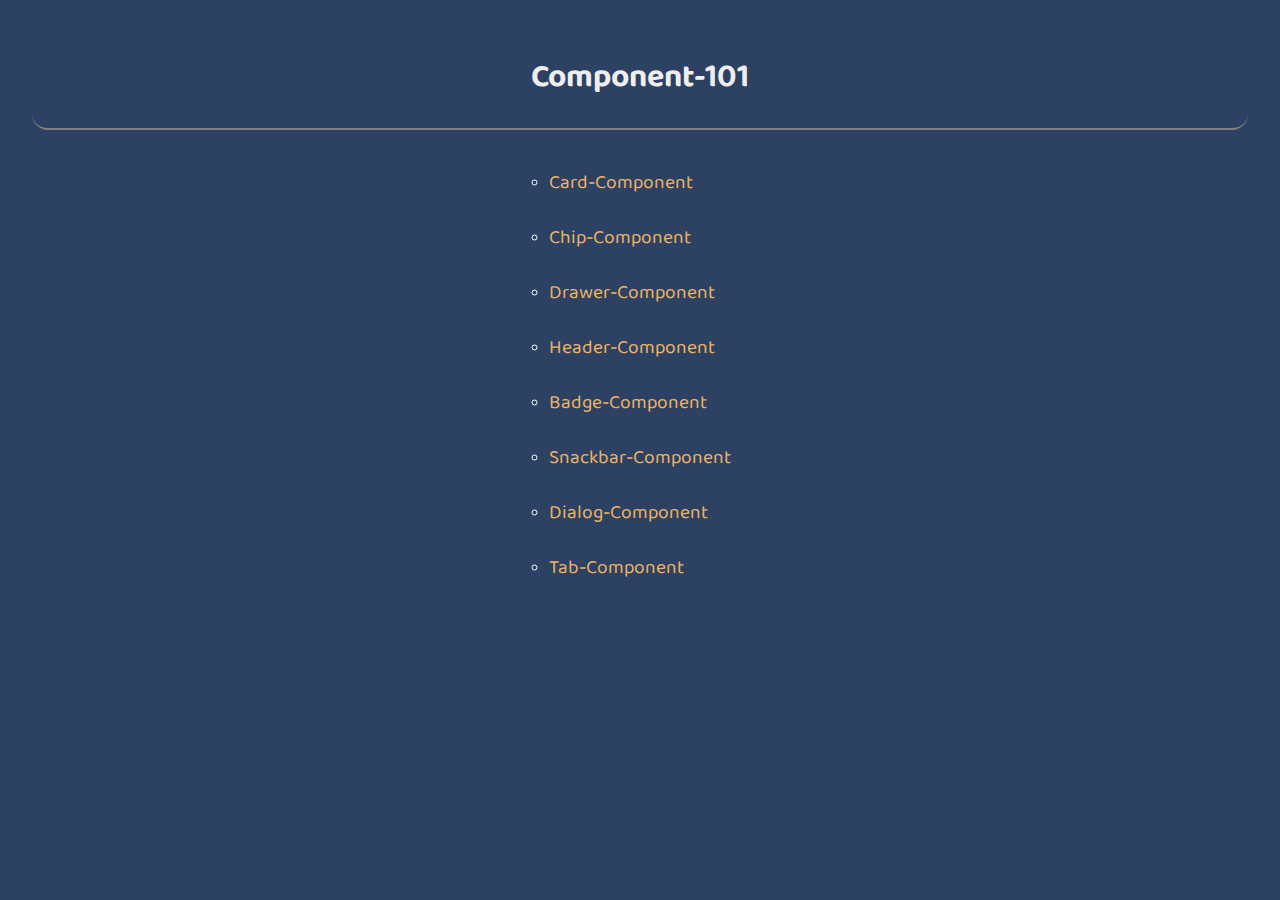
<file: index.html>
<!DOCTYPE html>
<html lang="javascriptreact">
<head>
    <meta charset="UTF-8">
    <meta http-equiv="X-UA-Compatible" content="IE=edge">
    <meta name="viewport" content="width=device-width, initial-scale=1.0">
    <title>Component-101</title>
    <link rel="stylesheet" href="style.css">
    <link rel="preconnect" href="https://fonts.googleapis.com">
    <link rel="preconnect" href="https://fonts.gstatic.com" crossorigin>
    <link href="https://fonts.googleapis.com/css2?family=Baloo+Bhaina+2:wght@500&display=swap" rel="stylesheet">
</head>
<body>
    <div class="wrapper">
        <h1>Component-101</h1>
        <ul>
            <li>
                <a href="./card-component/cards.html" target="_blank">Card-Component
                </a>
            </li>
            <li>
                <a href="./chip-component/chips.html" target="_blank">Chip-Component
                </a>
            </li>
            <li>
                <a href="./drawer-component/drawer.html" target="_blank">Drawer-Component
                </a>
            </li>
            <li>
                <a href="./header-component/header.html" target="_blank">Header-Component
                </a>
            </li>
            <li>
                <a href="./badge-component/badge.html" target="_blank">Badge-Component
                </a>
            </li>
            <li>
                <a href="./snackbar-component/snackbar.html" target="_blank">Snackbar-Component
                </a>
            </li>
            <li>
                <a href="./dialog-component/dialog.html" target="_blank">Dialog-Component
                </a>
            </li>
            <li>
                <a href="./tabs-component/tabs.html" target="_blank">Tab-Component
                </a>
            </li>
        </ul>
    </div>
</body>
</html>
</file>
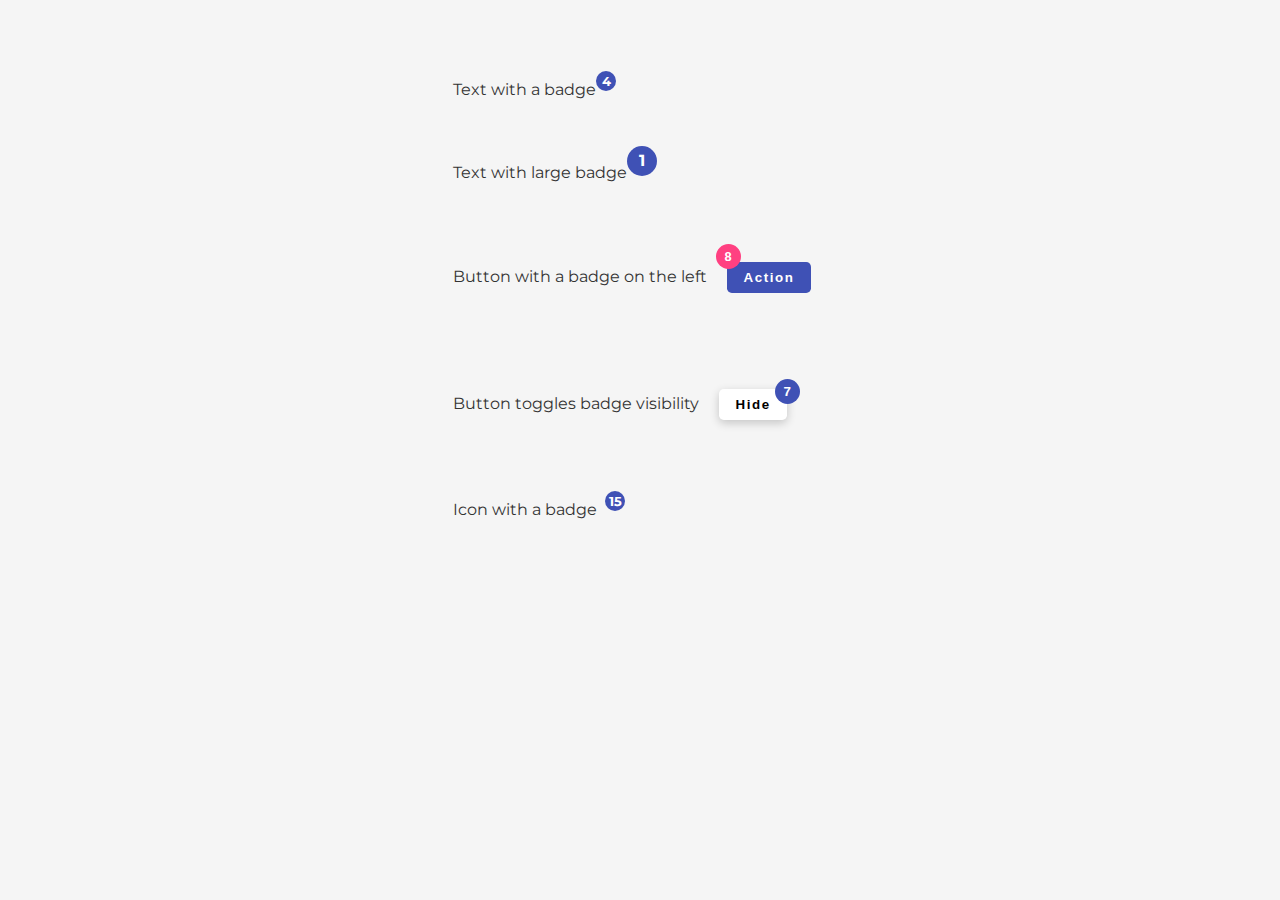
<file: badge-component/badge.html>
<!DOCTYPE html>
<html lang="javascriptreact">
<head>
    <meta charset="UTF-8">
    <meta http-equiv="X-UA-Compatible" content="IE=edge">
    <meta name="viewport" content="width=device-width, initial-scale=1.0">
    <title>Badge-Component</title>
    <link rel="stylesheet" href="badge.css">
    <link rel="stylesheet" href="https://pro.fontawesome.com/releases/v5.10.0/css/all.css" integrity="sha384-AYmEC3Yw5cVb3ZcuHtOA93w35dYTsvhLPVnYs9eStHfGJvOvKxVfELGroGkvsg+p" crossorigin="anonymous"/>
</head>
<body>
    <p>
        <span>
            Text with a badge
            <span class="badge badge1">4</span>
        </span>
    </p>
    <p>
        <span>
            Text with large badge
            <span class="badge badge2">
                1
            </span>
        </span>
    </p>
    <p>
        <span>
            Button with a badge on the left
            <button class="btn action-btn">
                <span class="badge badge1 badge3">
                    8
                </span>
                Action
            </button>
        </span>
    </p>
    <p>
        Button toggles badge visibility
        <button class="btn hide-btn">Hide
            <span class="badge badge3 badge4">
                7
            </span>
        </button>
    </p>
    <p>
        <span>
            Icon with a badge
            <span style="margin-left: 0.5rem;">
                <i class="fas fa-home"></i></span>
            <span class="badge badge1">
                15
            </span>
        </span>
    </p>
    <script src="badge.js"></script>
</body>
</html>
</file>
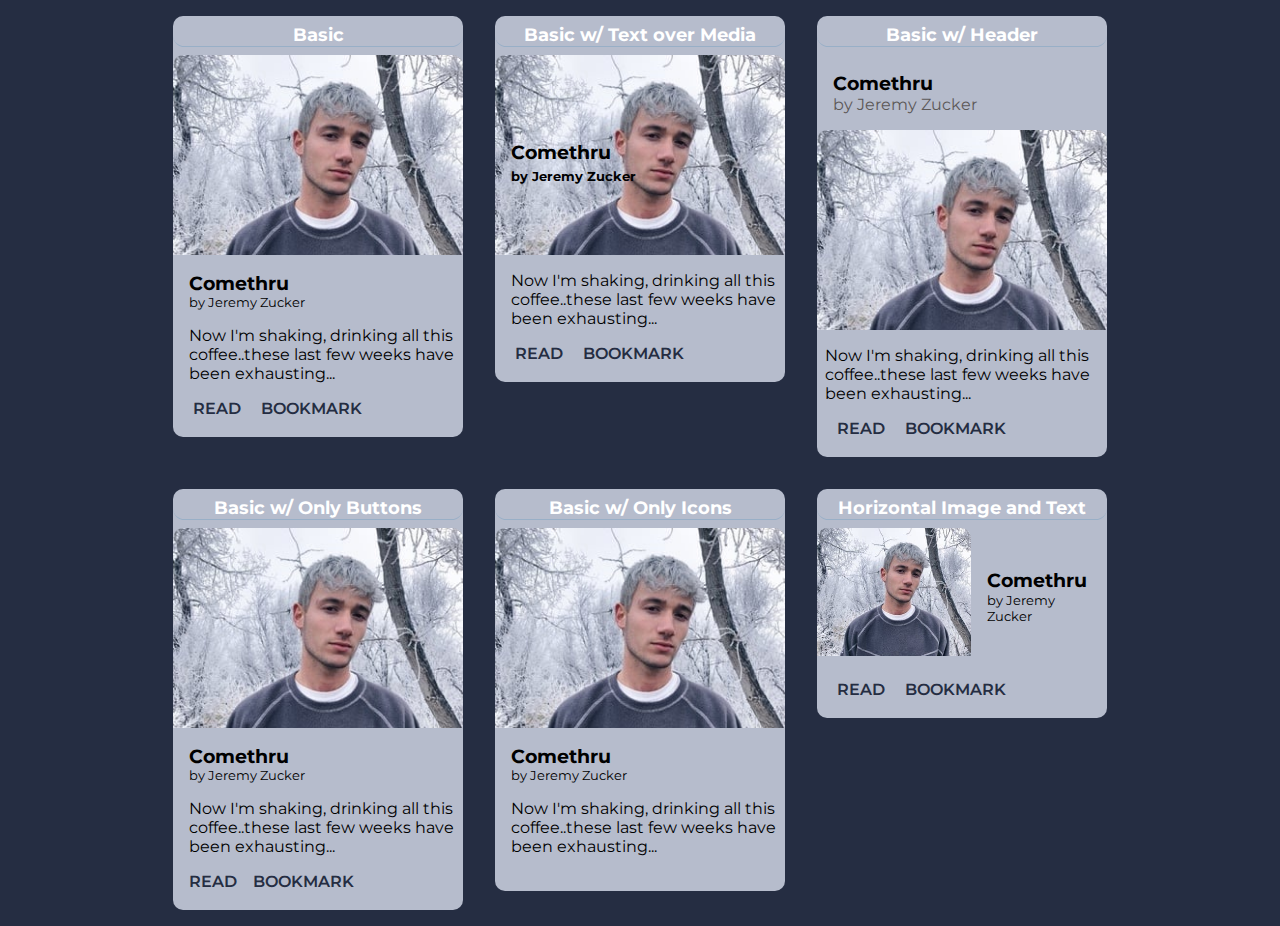
<file: card-component/cards.html>
<!DOCTYPE html>
<html lang="javascriptreact">

<head>
    <meta charset="UTF-8">
    <meta http-equiv="X-UA-Compatible" content="IE=edge">
    <meta name="viewport" content="width=device-width, initial-scale=1.0">
    <title>Card Component</title>
    <link rel="stylesheet" href="cards.css">
    <link rel="stylesheet" href="https://pro.fontawesome.com/releases/v5.10.0/css/all.css"
        integrity="sha384-AYmEC3Yw5cVb3ZcuHtOA93w35dYTsvhLPVnYs9eStHfGJvOvKxVfELGroGkvsg+p" crossorigin="anonymous" />
    <link href="https://fonts.googleapis.com/css2?family=Montserrat&display=swap" rel="stylesheet">

</head>

<body>
    <section class="container">
    <!-- Card 1 -->
        <div class="card">
            <h5>Basic</h5>
            <div class="card-img"></div>
            <div class="card-header">
                <div class="card1-header__title card-title">Comethru</div>
                <div class="card1-header__subtitle">by Jeremy Zucker</div>
                <div class="card1-header__desc">
                    Now I'm shaking, drinking all this coffee..these last few weeks have been exhausting...
                </div>
            </div>
                <div class="card-links">
                    <a href="#">READ</a>
                    <a href="#">BOOKMARK<a>                   
                    <a href="#"><i class="far fa-heart"></i></a>
                    <a href="#"><i class="fas fa-share-alt"></i></a>
                    <a href="#"><i class="fas fa-ellipsis-v"></i></a>
                </div>
        </div>
    <!-- Card 2 -->
    <div class="card">
        <h5>Basic w/ Text over Media</h5>
        <div class="card-img"></div>
        <div class="card-header card2-header">
            <div class="card2-header__title card-title">Comethru</div>
            <div class="card1-header__subtitle card2-header__subtitle">by Jeremy Zucker</div>
            <div class="card1-header__desc">
                Now I'm shaking, drinking all this coffee..these last few weeks have been exhausting...
            </div>
        </div>
            <div class="card-links">
                <a href="#">READ</a>
                <a href="#">BOOKMARK<a>                   
                <a href="#"><i class="far fa-heart"></i></a>
                <a href="#"><i class="fas fa-share-alt"></i></a>
                <a href="#"><i class="fas fa-ellipsis-v"></i></a>
            </div>
    </div>

    <!-- Card 3 -->
    <div class="card">
        <h5>Basic w/ Header</h5>
        <div class="card-header">
            <div class="card-title card1-header__title">Comethru</div>
            <div class="card3-header__subtitle">by Jeremy Zucker</div>
        </div>
        <div class="card-img"></div>
        <div class="card1-header__desc card-header">
            Now I'm shaking, drinking all this coffee..these last few weeks have been exhausting...
        </div>
            <div class="card-links">
                <a href="#">READ</a>
                <a href="#">BOOKMARK<a>                   
                <a href="#"><i class="far fa-heart"></i></a>
                <a href="#"><i class="fas fa-share-alt"></i></a>
                <a href="#"><i class="fas fa-ellipsis-v"></i></a>
            </div>
    </div> 
    <!-- Card 4 -->
    <div class="card">
        <h5>Basic w/ Only Buttons</h5>
        <div class="card-img"></div>
        <div class="card-header">
            <div class="card1-header__title card-title">Comethru</div>
            <div class="card1-header__subtitle">by Jeremy Zucker</div>
            <div class="card1-header__desc">
                Now I'm shaking, drinking all this coffee..these last few weeks have been exhausting...
            </div>
        </div>
            <div class="card-links card4-links">
                <a href="#">READ</a>
                <a href="#">BOOKMARK<a>                   
            </div>
    </div>
    <!-- Card 5 -->
    <div class="card">
        <h5>Basic w/ Only Icons</h5>
        <div class="card-img"></div>
        <div class="card-header">
            <div class="card1-header__title card-title">Comethru</div>
            <div class="card1-header__subtitle">by Jeremy Zucker</div>
            <div class="card1-header__desc">
                Now I'm shaking, drinking all this coffee..these last few weeks have been exhausting...
            </div>
        </div>
            <div class="card-links card5-links">                   
                <a href="#"><i class="far fa-heart"></i></a>
                <a href="#"><i class="fas fa-share-alt"></i></a>
                <a href="#"><i class="fas fa-ellipsis-v"></i></a>
            </div>
    </div>
    <!-- Card 6 -->
    <div class="card">
        <h5>Horizontal Image and Text</h5>
        <div class="card6-header">
            <div class="card-img card6-header__img"></div>
            <div class="card6-header__text card-header">
                <div class="card-title card6-header__title">Comethru</div>
                <div class="card6-header__subtitle">by Jeremy Zucker</div>
            </div>
        </div>
            <div class="card-links card6-links">
                <a href="#">READ</a>
                <a href="#">BOOKMARK<a>                   
                <a href="#"><i class="far fa-heart"></i></a>
                <a href="#"><i class="fas fa-share-alt"></i></a>
                <a href="#"><i class="fas fa-ellipsis-v"></i></a>
            </div>
    </div>
    </section>
</body>
</html>
</file>
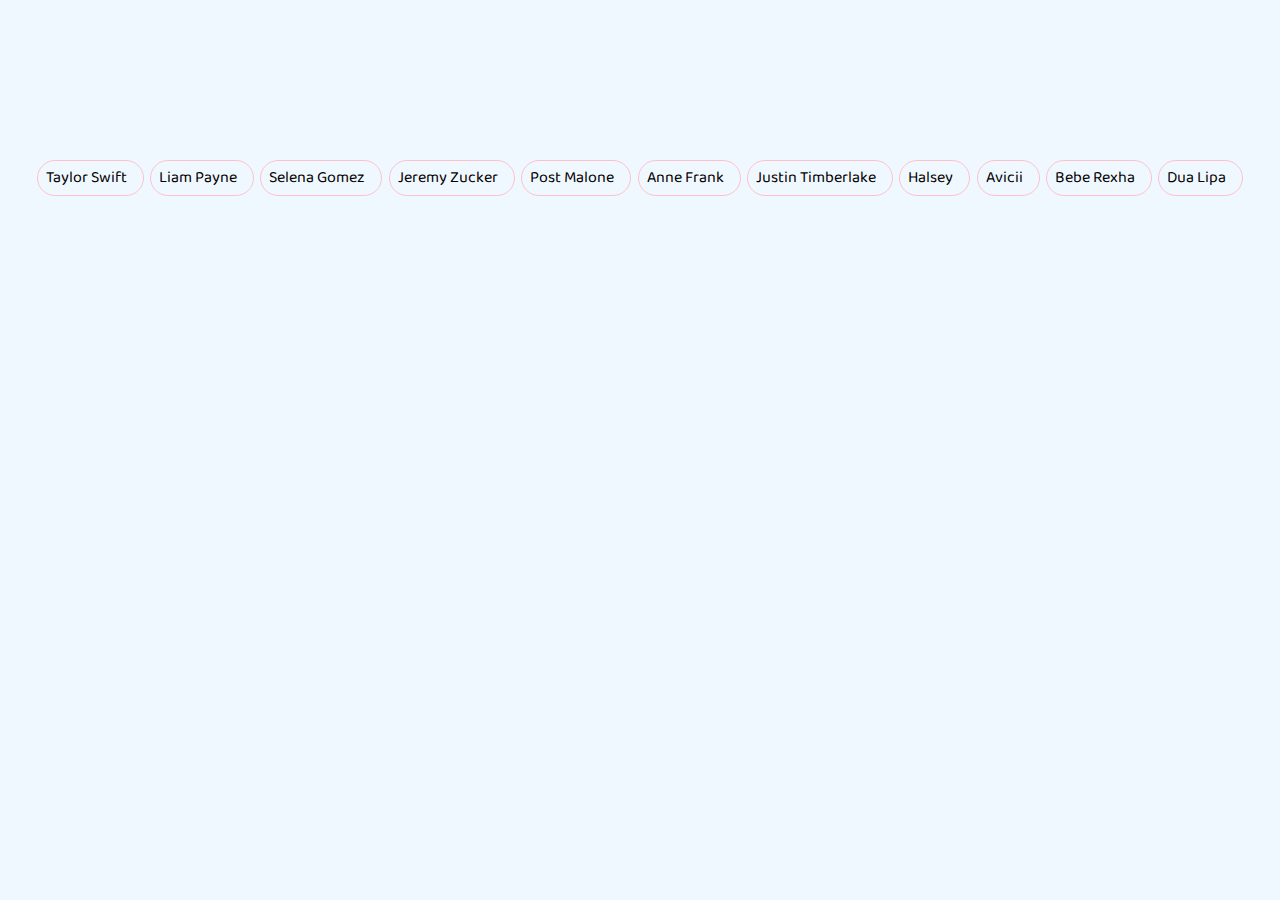
<file: chip-component/chips.html>
<!DOCTYPE html>
<html lang="javascriptreact">

<head>
    <meta charset="UTF-8">
    <meta http-equiv="X-UA-Compatible" content="IE=edge">
    <meta name="viewport" content="width=device-width, initial-scale=1.0">
    <title>Chips Component</title>
    <link rel="stylesheet" href="chips.css">
    <link rel="preconnect" href="https://fonts.googleapis.com">
    <link rel="preconnect" href="https://fonts.gstatic.com" crossorigin>
    <link href="https://fonts.googleapis.com/css2?family=Baloo+Bhaina+2:wght@500&display=swap" rel="stylesheet">
    <link rel="stylesheet" href="https://pro.fontawesome.com/releases/v5.10.0/css/all.css"
        integrity="sha384-AYmEC3Yw5cVb3ZcuHtOA93w35dYTsvhLPVnYs9eStHfGJvOvKxVfELGroGkvsg+p" crossorigin="anonymous" />
</head>

<body>
    <div class="wrapper">
        <div class="chip">
            <p>Taylor Swift</p>
            <i class="far fa-times-circle"></i>
        </div>
        <div class="chip">
            <p>Liam Payne</p>
            <i class="far fa-times-circle"></i>
        </div>
        <div class="chip">
            <p>Selena Gomez</p>
            <i class="far fa-times-circle"></i>
        </div>
        <div class="chip">
            <p>Jeremy Zucker </p>
            <i class="far fa-times-circle"></i>
        </div>
        <div class="chip">
            <p>Post Malone  </p>
            <i class="far fa-times-circle"></i>
        </div>
        <div class="chip">
            <p>Anne Frank</p>
            <i class="far fa-times-circle"></i>
        </div>
        <div class="chip">
            <p>Justin Timberlake  </p>
            <i class="far fa-times-circle"></i>
        </div>
        <div class="chip">
            <p>Halsey</p>
            <i class="far fa-times-circle"></i>
        </div>
        <div class="chip">
            <p>Avicii</p>
            <i class="far fa-times-circle"></i>
        </div>
        <div class="chip">
            <p>Bebe Rexha</p>
            <i class="far fa-times-circle"></i>
        </div>
        <div class="chip">
            <p>Dua Lipa</p>
            <i class="far fa-times-circle"></i>
        </div>
    </div>
</body>

</html>
</file>
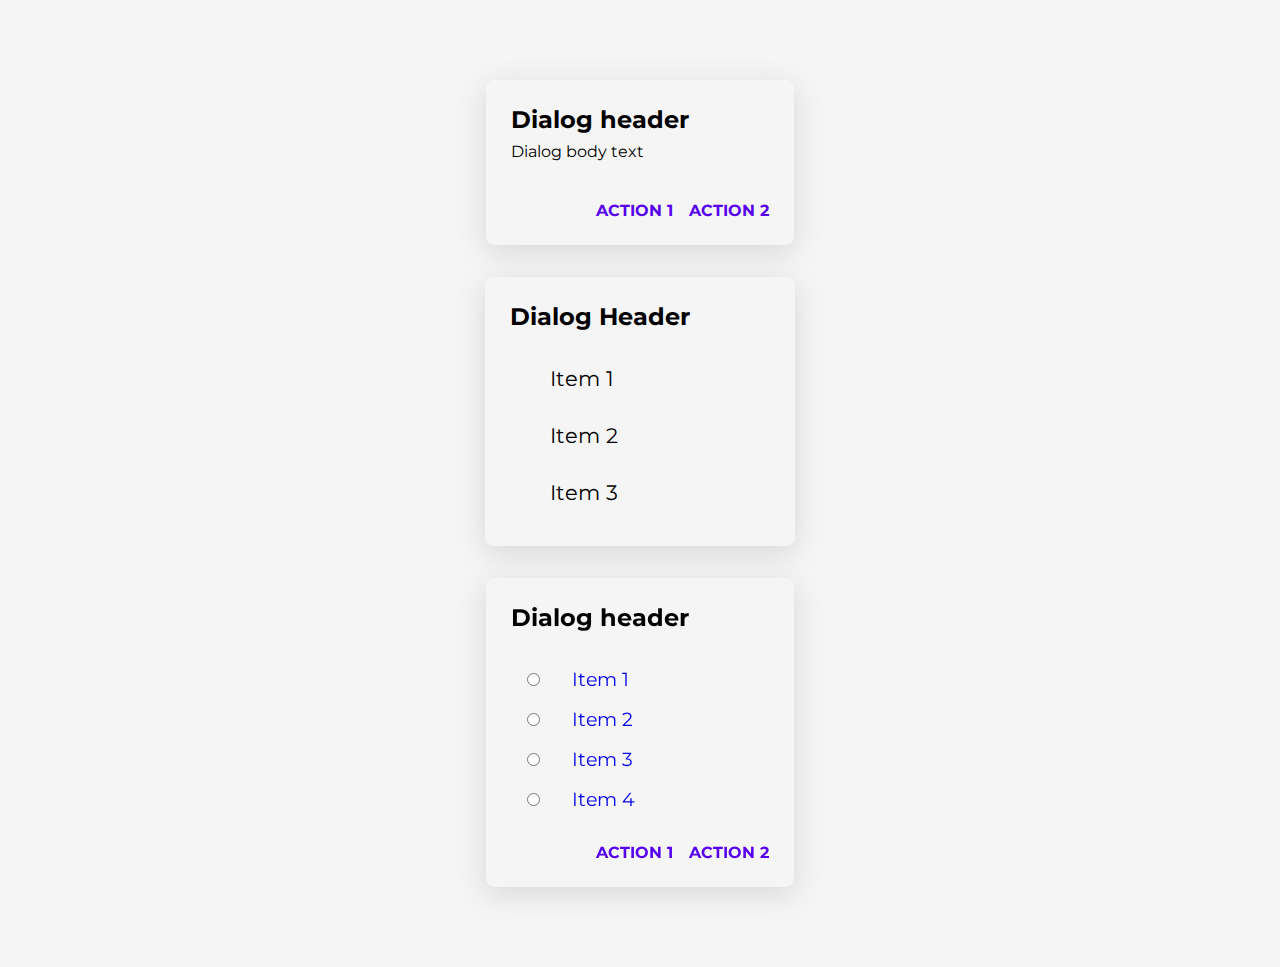
<file: dialog-component/dialog.html>
<!DOCTYPE html>
<html lang="javascriptreact">
<head>
    <meta charset="UTF-8">
    <meta http-equiv="X-UA-Compatible" content="IE=edge">
    <meta name="viewport" content="width=device-width, initial-scale=1.0">
    <title>Dialog-Component</title>
    <link rel="stylesheet" href="dialog.css">
    <link rel="stylesheet" href="https://pro.fontawesome.com/releases/v5.10.0/css/all.css" integrity="sha384-AYmEC3Yw5cVb3ZcuHtOA93w35dYTsvhLPVnYs9eStHfGJvOvKxVfELGroGkvsg+p" crossorigin="anonymous"/>
</head>
<body>
    <div class="dialog-component">
        <div class="dialog alert-dialog">
            <h1 class="alert__dialog--header dialog__header">Dialog header</h1>
            <p class="alert__dialog--text dialog__text">Dialog body text</p>
            <div class="action-links">
                <a href="#" onclick="return false">ACTION 1</a>
                <a href="#" onclick="return false">ACTION 2</a>
            </div>
        </div>
        <div class="dialog simple-dialog">
            <h1 class="simple__dialog--header dialog__header">
                Dialog Header
            </h1>
            <div class="item">
                <i class="far fa-user-circle"></i>
                Item 1
            </div>
            <div class="item">
                <i class="far fa-user-circle"></i>
                Item 2
            </div>
            <div class="item">
                <i class="far fa-user-circle"></i>
                Item 3
            </div>
        </div>
        <div class="dialog confirmation-dialog">
            <h1 class="dialog__header confirmation__dialog--header">
                Dialog header
            </h1>
            <div class="options">
                <a href="#"><input type="radio" name="Item" id="Item1">Item 1 </a>
                <a href="#"><input type="radio" name="Item" id="Item2">Item 2 </a>
                <a href="#"><input type="radio" name="Item" id="Item3">Item 3 </a>
                <a href="#"><input type="radio" name="Item" id="Item4">Item 4 </a>
                <a href="#"><input type="radio" name="Item" id="Item5">Item 5 </a>
                <a href="#"><input type="radio" name="Item" id="Item6">Item 6 </a>
                <a href="#"><input type="radio" name="Item" id="Item7">Item 7 </a>
            </div>
            <div class="action-links">
                <a href="#" onclick="return false">ACTION 1</a>
                <a href="#" onclick="return false">ACTION 2</a>
            </div>
        </div>
    </div>
</body>
</html>
</file>
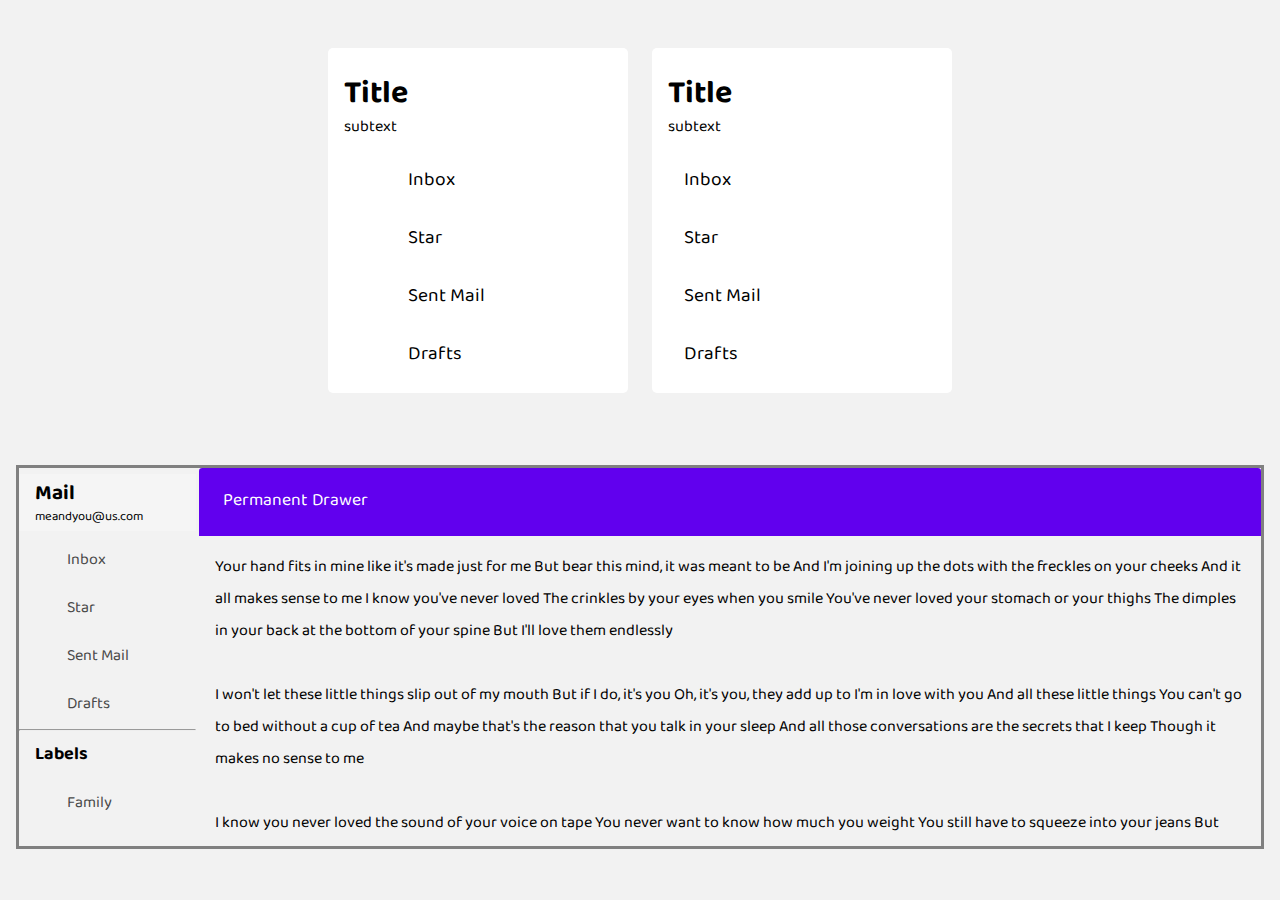
<file: drawer-component/drawer.html>
<!DOCTYPE html>
<html lang="javascriptreact">
<head>
    <meta charset="UTF-8">
    <meta http-equiv="X-UA-Compatible" content="IE=edge">
    <meta name="viewport" content="width=device-width, initial-scale=1.0">
    <title>Drawer-Component</title>
    <link rel="stylesheet" href="drawer.css">
    <link rel="stylesheet" href="https://pro.fontawesome.com/releases/v5.10.0/css/all.css"
    integrity="sha384-AYmEC3Yw5cVb3ZcuHtOA93w35dYTsvhLPVnYs9eStHfGJvOvKxVfELGroGkvsg+p" crossorigin="anonymous" />
    <link href="https://fonts.googleapis.com/css2?family=Baloo+Bhaina+2:wght@500&display=swap" rel="stylesheet">
</head>
<body>
    <div class="wrapper">
        <div class="drawer">
            <div class="drawer__text">
                <h1>Title</h1>
                <div style="margin-top:-1rem;">subtext</div>               
            </div>
            <div class="drawer__icons">
                <a href="#" onclick="return false;" class="drawer__link">
                    <i class="fas fa-inbox"></i>
                    Inbox
                </a>
                <a href="#" onclick="return false;" class="drawer__link">
                    <i class="far fa-star"></i>
                    Star
                </a>
                <a href="#" onclick="return false;" class="drawer__link">
                    <i class="far fa-paper-plane"></i>
                    Sent Mail
                </a>
                <a href="#" onclick="return false;" class="drawer__link">
                    <i class="far fa-envelope-open"></i>
                    Drafts
                </a>
            </div>
        </div>
        <div class="drawer">
            <div class="drawer__text">
                <h1>Title</h1>
                <div style="margin-top:-1rem;">subtext</div>               
            </div>
            <div class="drawer__icons">
                <a href="#" onclick="return false;"class="drawer__link icon-right">
                    Inbox
                    <i class="fas fa-inbox"></i>
                </a>
                <a href="#" onclick="return false;" class="drawer__link icon-right">
                    Star
                    <i class="far fa-star"></i>
                </a>
                <a href="#" onclick="return false;" class="drawer__link icon-right">
                    Sent Mail
                    <i class="far fa-paper-plane"></i>
                </a>
                <a href="#" onclick="return false;" class="drawer__link icon-right">
                    Drafts
                    <i class="far fa-envelope-open"></i>
                </a>
            </div>
        </div>
        <div class="permanent__drawer">
            <aside class="drawer__items">
                <div class="drawer__header">
                    <h3 class="drawer__title">Mail</h3>
                    <h6 class="drawer__subtitle">meandyou@us.com</h6>
                </div>
                <div class="drawer__nav-items">
                    <nav class="nav-items">
                        <a href="#" onclick="return false;" class="nav-item__link">
                            <i class="fas fa-inbox"></i>
                            Inbox
                        </a>
                        <a href="#" onclick="return false;" class="nav-item__link">
                            <i class="far fa-star"></i>
                            Star
                        </a>
                        <a href="#" onclick="return false;" class="nav-item__link">
                            <i class="far fa-paper-plane"></i>
                            Sent Mail
                        </a>
                        <a href="#" onclick="return false;" class="nav-item__link">
                            <i class="far fa-envelope-open"></i>
                            Drafts
                        </a>
                        <hr class="nav-partition">
                        <h6 class="drawer__header ">Labels</h6>
                        <a href="#" onclick="return false;" class="nav-item__link">
                            <i class="fas fa-bookmark"></i>
                            Family
                        </a>
                        <a href="#" onclick="return false;" class="nav-item__link">
                            <i class="fas fa-bookmark"></i>
                            Friends
                        </a>
                        <a href="#" onclick="return false;" class="nav-item__link">
                            <i class="fas fa-bookmark"></i>
                            Work
                        </a>
                        <hr class="nav-partition">
                        <a href="#" onclick="return false;" class="nav-item__link">
                            <i class="fas fa-cog"></i>
                            Settings
                        </a>
                        <a href="#" onclick="return false;" class="nav-item__link">
                            <i class="far fa-comment-dots"></i>
                            Help & Feedback
                        </a>
                    </nav>
                </div>
            </aside>
            <div class="drawer__content">
                <header class="main__header">
                    Permanent Drawer
                </header>
                    <p>Your hand fits in mine like it's made just for me
                        But bear this mind, it was meant to be
                        And I'm joining up the dots with the freckles on your cheeks
                        And it all makes sense to me
                        I know you've never loved
                        The crinkles by your eyes when you smile
                        You've never loved your stomach or your thighs
                        The dimples in your back at the bottom of your spine
                        But I'll love them endlessly
                    </p>
                    <p>I won't let these little things slip out of my mouth
                        But if I do, it's you
                        Oh, it's you, they add up to
                        I'm in love with you
                        And all these little things
                        You can't go to bed without a cup of tea
                        And maybe that's the reason that you talk in your sleep
                        And all those conversations are the secrets that I keep
                        Though it makes no sense to me
                    </p>
                    <p>I know you never loved the sound of your voice on tape
                        You never want to know how much you weight
                        You still have to squeeze into your jeans
                        But you're perfect to me
                        I won't let these little things slip out of my mouth
                        But if it's true, it's you
                        It's you, they add up to
                        I'm in love with you
                        And all these little things
                    </p>
                    <p>You'll never love yourself half as much as I love you
                    And you will never treat yourself right darling, but I want you to
                    If I let you know, I am here for you
                    Maybe you will love yourself like I love you, oh
                    And I havve just let these little things slip out of my mouth
                    because it is you, oh, it is you
                    It is you, they add up to
                    And I am in love with you
                    And all these little things
                    </p>
                    <p>
                        I won't let these little things slip out of my mouth
                        But if it's true, it's you
                        It's you, they add up to
                        I'm in love with you
                        And all your little things.
                    </p>
            </div>
        </div>
    </div>
</body>
</html>
</file>
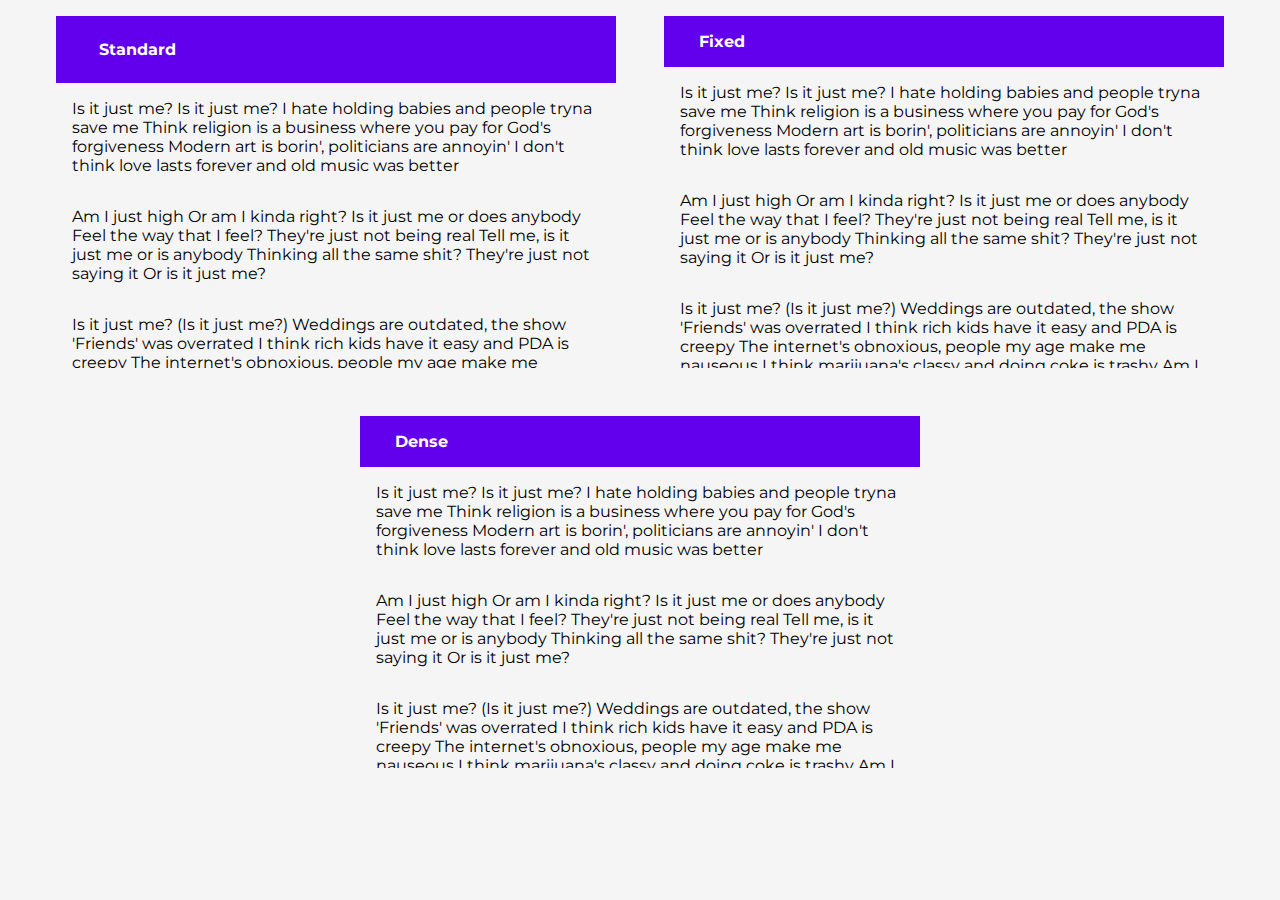
<file: header-component/header.html>
<!DOCTYPE html>
<html lang="javascriptreact">

<head>
    <meta charset="UTF-8">
    <meta http-equiv="X-UA-Compatible" content="IE=edge">
    <meta name="viewport" content="width=device-width, initial-scale=1.0">
    <title>Header Component</title>
    <link rel="stylesheet" href="https://pro.fontawesome.com/releases/v5.10.0/css/all.css"
        integrity="sha384-AYmEC3Yw5cVb3ZcuHtOA93w35dYTsvhLPVnYs9eStHfGJvOvKxVfELGroGkvsg+p" crossorigin="anonymous" />
    <link rel="preconnect" href="https://fonts.googleapis.com">
    <link rel="preconnect" href="https://fonts.gstatic.com" crossorigin>
    <link href="https://fonts.googleapis.com/css2?family=Montserrat:wght@300;400&display=swap" rel="stylesheet">
    <link rel="stylesheet" href="header.css">
</head>


<body>
    <div class="wrapper">
        <!-- Standard -->
        <div class="container">
            <div class="container__header standard">
                <section class="container__header--logo">
                    <i class="fas fa-bars"></i>
                    <span>Standard</span>
                </section>
                <section class="container__header--icons">
                    <i class="fas fa-download"></i>
                    <i class="fas fa-print"></i>
                    <i class="fas fa-bookmark"></i>
                </section>
            </div>
            <div class="container__content">
                <p>Is it just me?
                    Is it just me?
                    I hate holding babies and people tryna save me
                    Think religion is a business where you pay for God's forgiveness
                    Modern art is borin', politicians are annoyin'
                    I don't think love lasts forever and old music was better
                </p>
                <p>Am I just high
                    Or am I kinda right?
                    Is it just me or does anybody
                    Feel the way that I feel?
                    They're just not being real
                    Tell me, is it just me or is anybody
                    Thinking all the same shit?
                    They're just not saying it
                    Or is it just me?
                </p>
                <p>Is it just me?
                    (Is it just me?)
                    Weddings are outdated, the show 'Friends' was overrated
                    I think rich kids have it easy and PDA is creepy
                    The internet's obnoxious, people my age make me nauseous
                    I think marijuana's classy and doing coke is trashy
                    Am I just high
                    Or am I kinda right?
                </p>
                <p>Is it just me or does anybody
                    Feel the way that I feel?
                    They're just not being real
                    Tell me, is it just me or is anybody
                    Thinking all the same shit?
                    They're just not saying it
                    Or is it just me?
                    Is it just me?
                    (Is it just me?)
                    should probably bite my tongue, but
                    can't be the only one, yeah
                    should probably bite my tongue, but
                    can't be the only one
                </p>
                <p>Oh, is it just me or does anybody
                    Feel the way that I feel?
                    They're just not being real
                    Tell me, is it just me or is anybody
                    Thinking all the same shit?
                    They're just not saying it
                    Or is it just me?
                    Is it just me?
                    (Is it just me?)should probably bite my tongue, but
                    can't be the only one, yeah
                    should probably bite my tongue, but
                    can't be the only one.
                </p>
            </div>
        </div>
        <!-- Fixed -->
        <div class="container">
            <div class="container__header fixed">
                    <section class="container__header--logo">
                        <i class="fas fa-bars"></i>
                        <span>Fixed</span>
                    </section>
                    <section class="container__header--icons">
                        <i class="fas fa-download"></i>
                        <i class="fas fa-print"></i>
                        <i class="fas fa-bookmark"></i>
                    </section>
            </div>
            <div class="container__content">
                <p>Is it just me?
                    Is it just me?
                    I hate holding babies and people tryna save me
                    Think religion is a business where you pay for God's forgiveness
                    Modern art is borin', politicians are annoyin'
                    I don't think love lasts forever and old music was better
                </p>
                <p>Am I just high
                    Or am I kinda right?
                    Is it just me or does anybody
                    Feel the way that I feel?
                    They're just not being real
                    Tell me, is it just me or is anybody
                    Thinking all the same shit?
                    They're just not saying it
                    Or is it just me?
                </p>
                <p>Is it just me?
                    (Is it just me?)
                    Weddings are outdated, the show 'Friends' was overrated
                    I think rich kids have it easy and PDA is creepy
                    The internet's obnoxious, people my age make me nauseous
                    I think marijuana's classy and doing coke is trashy
                    Am I just high
                    Or am I kinda right?
                </p>
                <p>Is it just me or does anybody
                    Feel the way that I feel?
                    They're just not being real
                    Tell me, is it just me or is anybody
                    Thinking all the same shit?
                    They're just not saying it
                    Or is it just me?
                    Is it just me?
                    (Is it just me?)
                    should probably bite my tongue, but
                    can't be the only one, yeah
                    should probably bite my tongue, but
                    can't be the only one
                </p>
                <p>Oh, is it just me or does anybody
                    Feel the way that I feel?
                    They're just not being real
                    Tell me, is it just me or is anybody
                    Thinking all the same shit?
                    They're just not saying it
                    Or is it just me?
                    Is it just me?
                    (Is it just me?)should probably bite my tongue, but
                    can't be the only one, yeah
                    should probably bite my tongue, but
                    can't be the only one.
                </p>
            </div>
        </div>
        <!-- Dense -->
        <div class="container">
            <div class="container__header">
                <section class="container__header--logo dense">
                    <i class="fas fa-bars"></i>
                    <span class="prominent">Dense</span>
                </section>
                <section class="container__header--icons">
                    <i class="fas fa-download"></i>
                    <i class="fas fa-print"></i>
                    <i class="fas fa-bookmark"></i>
                </section>
            </div>
            <div class="container__content">
                <p>Is it just me?
                    Is it just me?
                    I hate holding babies and people tryna save me
                    Think religion is a business where you pay for God's forgiveness
                    Modern art is borin', politicians are annoyin'
                    I don't think love lasts forever and old music was better
                </p>
                <p>Am I just high
                    Or am I kinda right?
                    Is it just me or does anybody
                    Feel the way that I feel?
                    They're just not being real
                    Tell me, is it just me or is anybody
                    Thinking all the same shit?
                    They're just not saying it
                    Or is it just me?
                </p>
                <p>Is it just me?
                    (Is it just me?)
                    Weddings are outdated, the show 'Friends' was overrated
                    I think rich kids have it easy and PDA is creepy
                    The internet's obnoxious, people my age make me nauseous
                    I think marijuana's classy and doing coke is trashy
                    Am I just high
                    Or am I kinda right?
                </p>
                <p>Is it just me or does anybody
                    Feel the way that I feel?
                    They're just not being real
                    Tell me, is it just me or is anybody
                    Thinking all the same shit?
                    They're just not saying it
                    Or is it just me?
                    Is it just me?
                    (Is it just me?)
                    should probably bite my tongue, but
                    can't be the only one, yeah
                    should probably bite my tongue, but
                    can't be the only one
                </p>
                <p>Oh, is it just me or does anybody
                    Feel the way that I feel?
                    They're just not being real
                    Tell me, is it just me or is anybody
                    Thinking all the same shit?
                    They're just not saying it
                    Or is it just me?
                    Is it just me?
                    (Is it just me?)should probably bite my tongue, but
                    can't be the only one, yeah
                    should probably bite my tongue, but
                    can't be the only one.
                </p>
            </div>
        </div>
    </div>
</body>
</html>
</file>
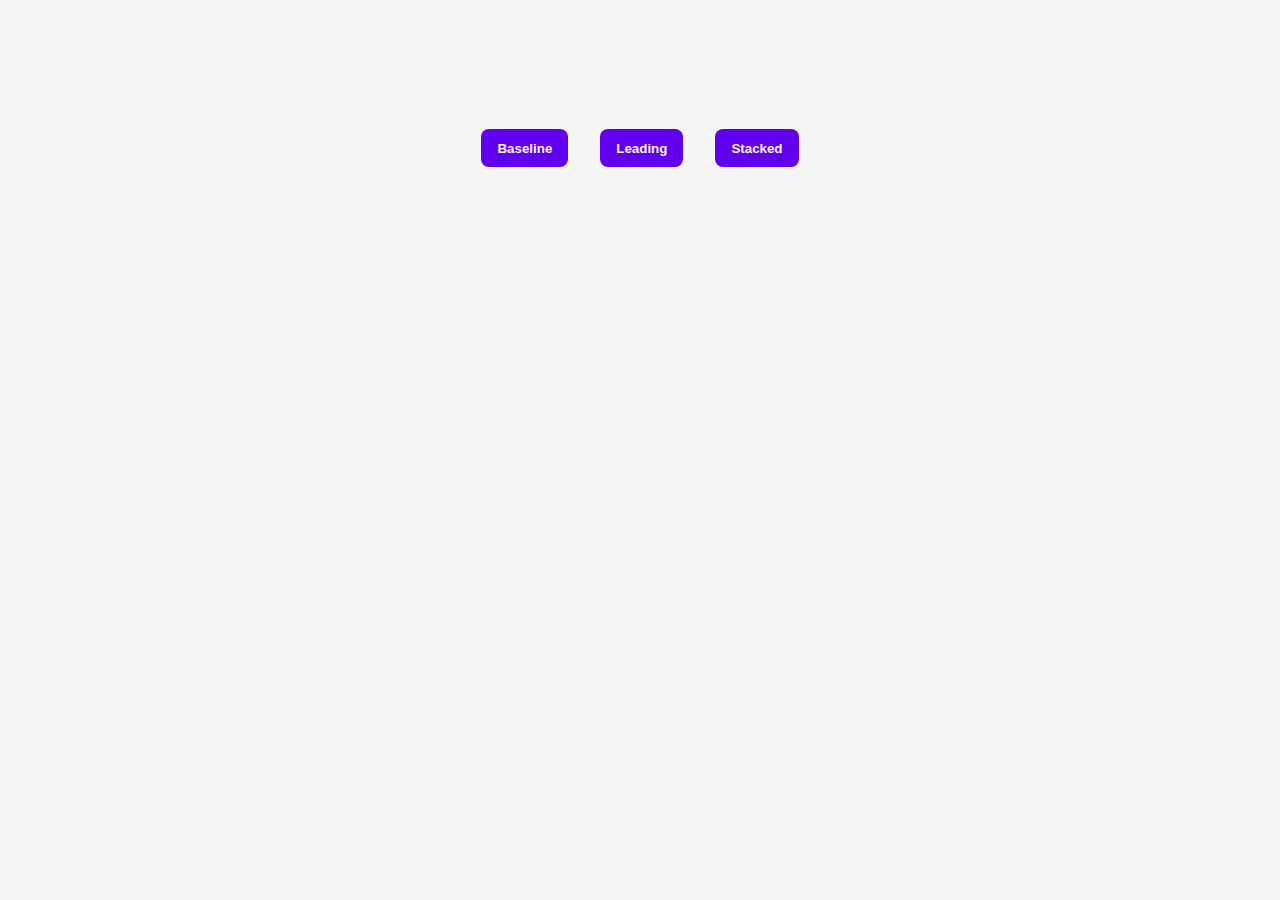
<file: snackbar-component/snackbar.html>
<!DOCTYPE html>
<html lang="javascriptreact">
<head>
    <meta charset="UTF-8">
    <meta http-equiv="X-UA-Compatible" content="IE=edge">
    <meta name="viewport" content="width=device-width, initial-scale=1.0">
    <link rel="stylesheet" href="https://pro.fontawesome.com/releases/v5.10.0/css/all.css" integrity="sha384-AYmEC3Yw5cVb3ZcuHtOA93w35dYTsvhLPVnYs9eStHfGJvOvKxVfELGroGkvsg+p" crossorigin="anonymous"/>
    <link rel="stylesheet" href="snackbar.css">
    <title>Snackbar-Component</title>
</head>
<body>
        <div class="wrapper">
            <div class="actions">
                <button class="baseline action-btn">Baseline</button>
                <button class="leading action-btn">Leading</button>
                <button class="stacked action-btn">Stacked</button>
            </div>
        </div>
            <div class="snackbar snackbar__baseline">
                <div class="snackbar__baseline--label">
                    Can't send photo. Retry in 5 seconds.
                </div>
                <div class="snackbar__actions">
                    <span class="snackbar__action--text">Retry</span>
                    <span class="close"><i class="fas fa-times"></i></span>
                </div>
            </div>
            <div class="snackbar snackbar__leading">
                <div class="snackbar__leading--label">
                    You photo has been archived. 
                </div>
                <div class="snackbar__actions">
                    <span class="snackbar__action--text">Undo</span>
                    <span class="close"><i class="fas fa-times"></i></span>
                </div>
            </div>
            <div class="snackbar snackbar__stacked">
                <div class="snackbar__stacked--label">
                    This item already has a label "travel". You can add a new label.
                </div>
                <div class="snackbar__actions" style="margin-top:1rem">
                    <span class="snackbar__action--text">Add a new label</span>
                    <span class="close"><i class="fas fa-times"></i></span>
                </div>
            </div>
        <script src="snackbar.js"></script>
</body>
</html>
</file>
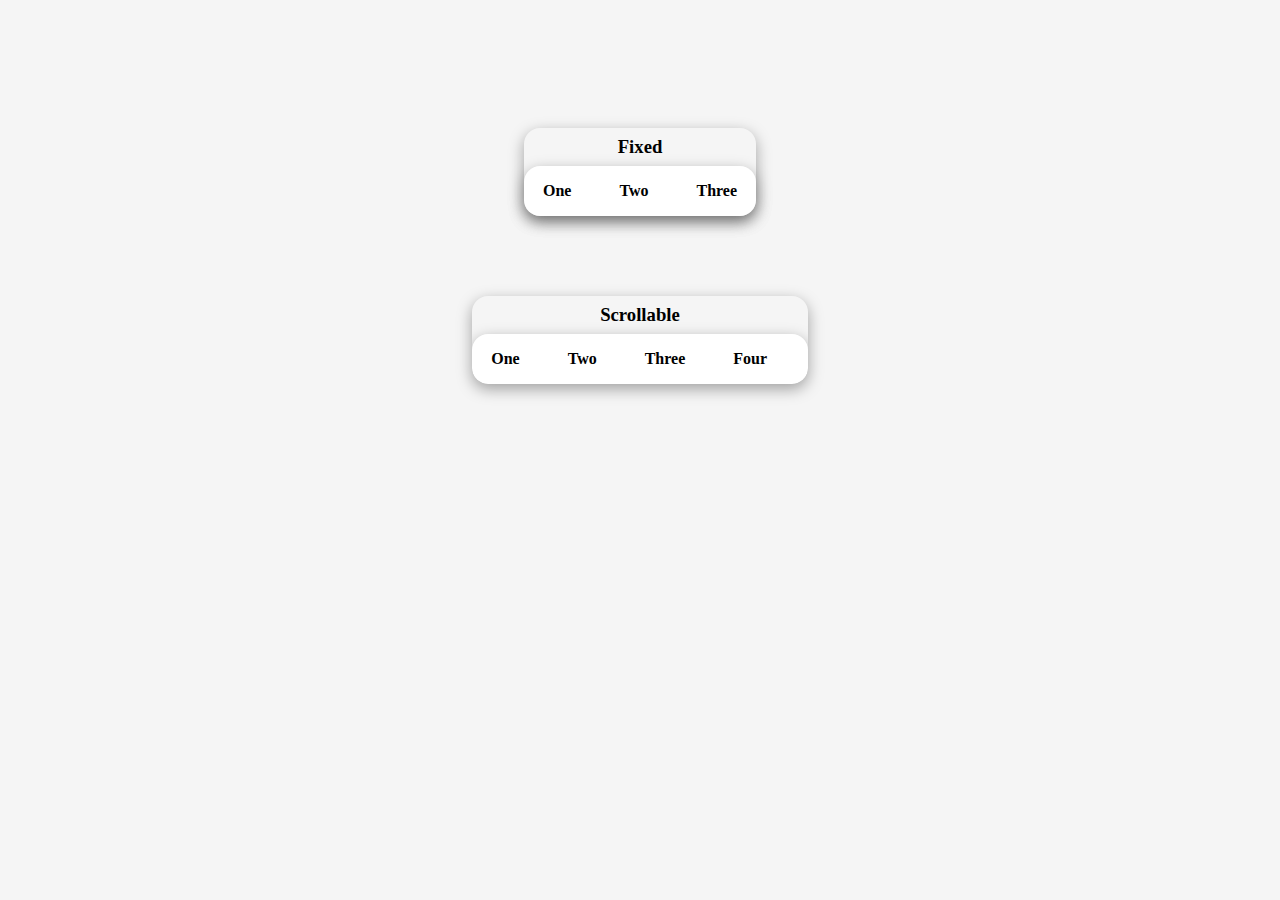
<file: tabs-component/tabs.html>
<!DOCTYPE html>
<html lang="javascriptreact">
<head>
    <meta charset="UTF-8">
    <meta http-equiv="X-UA-Compatible" content="IE=edge">
    <meta name="viewport" content="width=device-width, initial-scale=1.0">
    <title>Tab-Component</title>
    <link rel="stylesheet" href="tabs.css">
</head>
<body>
    <div class="tab-container">
        <div class="fixed-tab tab">
            <h3>Fixed</h3>
            <ul>
                <li class="tab-one"><a href="#">One</a></li>
                <li class="tab-two"><a href="#">Two</a></li>
                <li class="tab-three"><a href="#">Three</a></li>
            </ul>
        </div>
        <div class="scrollable-tab tab">
            <h3>Scrollable</h3>
            <ul>
                <li class="tab-scroll"><a href="#">One</a></li>
                <li class="tab-scroll"><a href="#">Two</a></li>
                <li class="tab-scroll"><a href="#">Three</a></li>
                <li class="tab-scroll"><a href="#">Four</a></li>
                <li class="tab-scroll"><a href="#">Five</a></li>
                <li class="tab-scroll"><a href="#">Six</a></li>
                <li class="tab-scroll"><a href="#">Seven</a></li>
                <li class="tab-scroll"><a href="#">Eight</a></li>
            </ul>
        </div>
    </div>
    <script>
        const tabs = document.querySelectorAll('.tab-scroll');
        tabs.forEach((tab) => {
            tab.addEventListener("click", () => {
                tab.scrollIntoView({inline:"center"});
            })
        })
    </script>
</body>
</html>
</file>
<file: style.css>
*{
    margin:0;
    padding: 0;
    box-sizing: border-box;
}

body{
    background: #2D4263;
    font-family: 'Baloo Bhaina 2', cursive;
}

h1{
    margin:2rem;
    text-align: center;
    border-bottom: 2px solid gray;
    border-radius: 1rem;
    padding: 1rem;
    color: #EEEEEE;
}

.wrapper{
    display:flex;
    flex-direction: column;
}

ul{
    place-self: center;
    margin:0.2rem 5rem;
    color: white;
    list-style-type:circle;
    font-size:0.8rem;
}

li{
    margin-bottom: 1rem;
}

li a{
    color:#ECB365;
    text-decoration: none;
    font-size: 1.2rem;
}
</file>
<file: badge-component/badge.css>
@import url('https://fonts.googleapis.com/css2?family=Montserrat:wght@700&display=swap');

*{
    margin: 0;
    padding: 0;
    box-sizing: border-box;
}

body{
    background-color: whitesmoke;
    font-family: 'Montserrat', sans-serif;
    color: rgb(51, 51, 51);
    margin-top: 3rem;
    display: flex;
    flex-flow: column wrap;
    place-content: center;
}

p{
    position: relative;
    margin: 2rem;
}

.btn{
    padding: 0.5rem 1rem;
    font-weight: bold;
    margin: 1rem;
    letter-spacing: 0.1rem;
    position: relative;
    border: none;
    outline: none;
    border-radius: 0.3rem;
}

.badge{
    display: inline-flex;
    justify-content: center;
    align-items: center;
    background: #3F51B5;
    border-radius: 50%;
    color: white; 
    font-weight: bolder;
}

.badge1{
    height: 20px;
    width: 20px;
    position: absolute;
    font-size: 0.8rem;
    bottom: 0.5rem;
}

.badge2{
    height: 30px;
    width: 30px;
    bottom: 0.4rem;
    position: absolute;
}

.badge3{
    width: 25px;
    height: 25px;
    background: #FF4081;
    position: absolute;
    bottom: 1.5rem;
    left:-0.7rem;
}

.badge4{
    display: inline-flex;
    background: #3F51B5;
    left: 3.5rem;
    bottom: 1rem;
}

.action-btn{
    background-color: #3F51B5;
    color: white;
}

.hide-btn{
    background: white;
    box-shadow: 0 3px 10px rgb(0 0 0 / 0.2);
    cursor: pointer;
}
</file>
<file: chip-component/chips.css>
*{
    margin: 0;
    padding: 0;
    box-sizing: border-box;
}

body{
    font-family: 'Baloo Bhaina 2', cursive;
    background: #F0F8FF;
}

.wrapper{
    margin-top:10rem;
    display: flex;
    gap: 0.5rem 0.4rem;
    flex-wrap: wrap;
    justify-content: center;
}

.chip{
    display: flex;
    padding: 0 0.5rem ;
    border: 1.5px solid pink;
    border-radius: 2rem;
}

.chip p{
    padding-top:0.1rem;
}

.chip i{
    align-self: center;
    margin-left:0.5rem;
    cursor: pointer;
}

.chip:hover{
    background-color: pink;
    color: white;
}
</file>
<file: drawer-component/drawer.css>
*{
    margin:0;
    padding: 0;
    box-sizing: border-box;
}

body{
    font-family: 'Baloo Bhaina 2', cursive;
    background: #F2F2F2;
}

.wrapper{
    display: flex;
    gap: 1.5rem;
    justify-content: center;
    flex-wrap:wrap;
    align-content: end;
    margin-top: 3rem;
}

.drawer{
    padding: 1rem;
    min-width:300px;
    border-radius: 5px;
    height: max-content;
    background: white;

}

.drawer__link{
    display: flex;
    align-items: center;
    gap: 3rem;
    /* justify-content: space-between; */
}

.drawer__icons a{
    text-decoration: none;
    color: black;
    margin-top:1rem;
    font-size: 1.2rem;
    padding: 0.1rem 1rem;
}

.drawer__icons>a:focus{
    color:#6100EE;
    background: #ECE1FD;
    border-radius: 0.3rem;
    padding:0.2rem 1rem;
}

/* drawer-2 */
.icon-right>i{
    margin-left: auto;
}

/* drawer-3 */
.permanent__drawer{
    display: flex;
    margin:3rem 1rem;
    gap:0.2rem;
    border: 0.2rem solid grey;
    max-height:24rem;
}

.drawer__items{
    display: flex;
    flex-direction: column;
    min-width:max-content;
}

.drawer__items>.drawer__header{
    background: whitesmoke;
}

.drawer__header{
    margin:0.4rem 0;
    padding: 0 1rem;
    font-size: large;
}

.drawer__subtitle{
    margin-top:-0.7rem;
    font-weight: lighter;
    font-size: 0.8rem;
}

.nav-items{
    max-height: 19rem;
    overflow-y: scroll;
}

.nav-item__link{
    display:flex;
    align-items:center;
    text-decoration: none;
    gap:2rem;
    padding: 0.5rem 1rem;
    color: rgb(73, 73, 73);
}

.nav-item__link:focus{
    color:#6100EE;
    background: #ECE1FD;
}

.nav-item__link>i{
    padding-bottom:0.4rem;
}

.drawer__content{
    overflow-y: scroll;
    border-radius: 0.2rem;
}

.drawer__content>.main__header{
    background-color:#6100EE;
    padding:1rem 1.5rem;
    font-size: 1.1rem;
    color: white;
}

.drawer__content p{
    padding: 1rem;
}
</file>
<file: header-component/header.css>
*{
    margin:0;
    padding:0;
    box-sizing: border-box;   
}

body{
    font-family: 'Montserrat', sans-serif;
    background: whitesmoke;
}

.wrapper{
    display: flex;
    flex-wrap: wrap;
    margin: 1rem;
    align-content: start;
    gap: 3rem;
    justify-content: center;
}

.container{
    max-height: 22rem;
    width:35rem;
    overflow-y: scroll;
}

.container__header{
    display:flex;
    background: #6200EE;
    color: white;
    padding: 1rem;
    font-weight: bolder;
    flex-wrap: wrap;
    align-content: center;
}

.container__header.standard{
    padding: 1.5rem;
}

.container__header--logo>i{
    padding-right: 1.2rem;
}

.container__header--icons{
    margin-left: auto;
}

.container__header--icons>i{
    padding:0 0.9rem;
}

.container__content>p{
    padding:1rem;
}

.fixed{
   position: sticky;
   top: 0;
}
</file>
<file: snackbar-component/snackbar.css>
@import url('https://fonts.googleapis.com/css2?family=Montserrat:wght@300&display=swap');
*{
    margin: 0;
    padding: 0;
    box-sizing: border-box;
}

body{
    background: whitesmoke;
    margin-top:3rem;
    font-family: 'Montserrat', sans-serif;
}

.wrapper{
    display: flex;
    border-radius: 1rem;
    height: 200px;
    max-width: max-content;
    margin: 0 auto;
    padding:1rem;
}

.actions{
    display: flex;
    justify-content: space-around;
    align-items: center;
    align-content: center;
    gap: 2rem;
    flex-wrap: wrap;
}

.action-btn{
    color: whitesmoke;
    background: #6200EE;
    padding: 0.7rem 1rem;
    border-radius: 0.5rem;
    cursor: pointer;
    border: none;
    outline: none;
    font-weight: bold;
}

.snackbar{
    display: inline-flex;
    background: #1A202C;
    color: #ffffff;
    padding: 0.9rem 1.1rem;
    border-radius: 0.3rem;
    gap: 0.5rem;
    bottom: 5%;
    transition: all 300ms;
}


.snackbar__action--text{
    color: #B881FC;
    font-size: 1.2rem;
}

.snackbar__actions{
    display: flex;
    gap:1rem;
    align-items: center;
    justify-content: flex-end;
}

.snackbar__baseline{
    position:fixed;
    transform: translateX(-50%);
    left: 50%;
    align-items: center;
    display:none;
}

.snackbar__leading{
    position:fixed;
    transform: translate(5%);
    display: none;
}

.snackbar__stacked{
    position:fixed;
    transform: translateX(-50%);
    left: 50%;
    display: none;
}
</file>
<file: tabs-component/tabs.css>
*{
    box-sizing: border-box;
    margin: 0;
    padding: 0;
}

body{
    background: whitesmoke;
}

.tab-container{
    margin: 8rem;
    display: flex;
    place-content: center;
    flex-flow: column wrap;
    gap: 5rem;
    justify-content: center;
    align-content: center;
    align-items: center;
}

.tab{
    border-radius: 1rem;
    box-shadow: rgba(0, 0, 0, 0.35) 0px 5px 15px;
}

.tab h3{
    text-align: center;
    padding: 0.5rem 0;
}

.tab ul{
    display: flex;
    gap: 3rem;
    list-style: none;
    background-color: white;
    padding: 1rem 1.2rem;
    border-radius: 1rem;
    box-shadow: rgba(0, 0, 0, 0.35) 0px 5px 15px;
    max-width: 21rem;
    overflow:hidden;
    justify-content: space-between;
}

.tab a{
    text-decoration: none;
    color: black;
    font-weight: bolder;
}

.tab a:focus{
    padding: 0.9rem;
    border-bottom: 3px solid black;
}

a:hover{
    background: #B2B1B9;
    padding: 0.9rem 1rem;
    border-radius: 0.5rem;
}

.scrollable-tab{
    overflow-x:scroll;
    scroll-behavior: smooth;
}

.scrollable-tab::-webkit-scrollbar{
   display:none;
}
</file>
<file: card-component/cards.css>
:root{
    --primary-color:#252D42;
    --secondary-color:#B6BCCC;
}

/* Reset */
*{
    margin: 0;
    padding: 0;
    box-sizing: border-box;
}

/* General styles */
body{
    font-family: 'Montserrat', sans-serif;
    background: var(--primary-color);
}
.container{
    display:flex;
    flex-wrap:wrap;
    justify-content: center;
}

h5{
    color:white;
    text-align: center;
    font-size: large;
    margin:0.5rem 0;
    border-bottom: 1px solid #98AFC7;
    border-radius: 1rem;
}

.card{
    background: var(--secondary-color);
    flex-basis: 290px;
    height: max-content;
    margin: 1rem;
    border-radius: 10px;
}

.card-img{
   height: 200px;
   background-image: url("jeremy_zucker.jpg");
   background-size: cover;
   border-radius: 10px 10px 0 0;
}

.card-header{
    margin-left: 0.5rem;
    padding: 0 0.5rem;
}

.card-title{
    font-weight: bold;
    font-size: 1.2rem;
}

.card-links{
    display: flex;
    justify-content: space-evenly;
    padding-bottom: 1.2rem;
}

.card-links a{
    text-decoration: none;
    color: var(--primary-color);
    font-weight: 600;
}

/* Card1 specific styles */
.card1-header__title{
    padding-top: 1rem;
}

.card1-header__subtitle{
    font-size: 0.8rem;
}

.card1-header__desc{
    padding: 1rem 0;
}

/* Card2 specific styles */
.card2-header{
    position: relative;
}

.card2-header__title{
    position: absolute;
    bottom: 180px;
}

.card2-header__subtitle{
    position: absolute;
    bottom: 160px;
    font-weight: bold;
}

/* Card3 specific styles */
.card3-header__subtitle{
    padding-bottom: 1rem;
    color:#5C5858; 
}

/* Card4 specific styles */
.card4-links{
 justify-content: flex-start; 
 gap: 1rem;
 margin-left: 1rem;
}

/* Card5 specific styles */
.card5-links{
    justify-content: end;
    gap: 1rem;
    margin-right: 1.5rem;
}

/* Card6 specific styles */
.card6-header{
    display: flex;
    justify-content: space-around;
}

.card6-header__img{
    background-image: url("jeremy_zucker.jpg");
    width: 10rem;
    height: 8rem;
    background-size: cover;
}

.card6-header__text{
    padding-top: 2.5rem;
}

.card6-header__subtitle{
    font-size: small;
}

.card6-links{
    padding-top: 1.5rem;
}
</file>
<file: dialog-component/dialog.css>
@import url('https://fonts.googleapis.com/css2?family=Montserrat:wght@300&display=swap');

/* reset */
*{
    margin: 0;
    padding: 0;
    box-sizing: border-box;
    background: whitesmoke;
    font-family: 'Montserrat', sans-serif;
}

/* general styles */
.dialog-component{
    display:flex;
    flex-flow: column wrap;
    place-content: center;
    align-items: center;
    gap:2rem;
    margin: 5rem;
}

.dialog{
    border: 1px solid whitesmoke;
    box-shadow: rgba(100, 100, 111, 0.2) 0px 7px 29px 0px;
    padding:1.5rem;
    border-radius: 0.5rem;
}

.dialog__header{
    font-size: 1.5rem;
    padding-right:5rem;
}

.dialog__text{
    padding: 0.5rem 0;
}

a{
    text-decoration: none;
}

.action-links{
    display: flex;
    align-items: flex-end;
    justify-content: flex-end;
    gap: 1rem;
    padding-top: 2rem;
}

.action-links a{
    font-weight: bold;
    color: #5700ED;
}

/* simple dialog */
.simple__dialog--header {
    padding-bottom: 1.2rem;
}

.item{
    display: flex;
    gap:1rem;
    padding: 1rem 1.5rem;
    font-size: 1.3rem;
    align-items: center;
}

.item:hover{
    background: #F9C3FF;
    cursor: pointer;
}

/* confirmation dialog */
.confirmation__dialog--header{
    padding-bottom:1.2rem;
}

.options input{
    margin-right: 2rem;
}

.options{
    display: flex;
    flex-direction: column;
    gap: 1rem;
    padding: 1rem;
    overflow-y: scroll;
    height: 10rem;
    font-size: 1.2rem;
}
</file>
